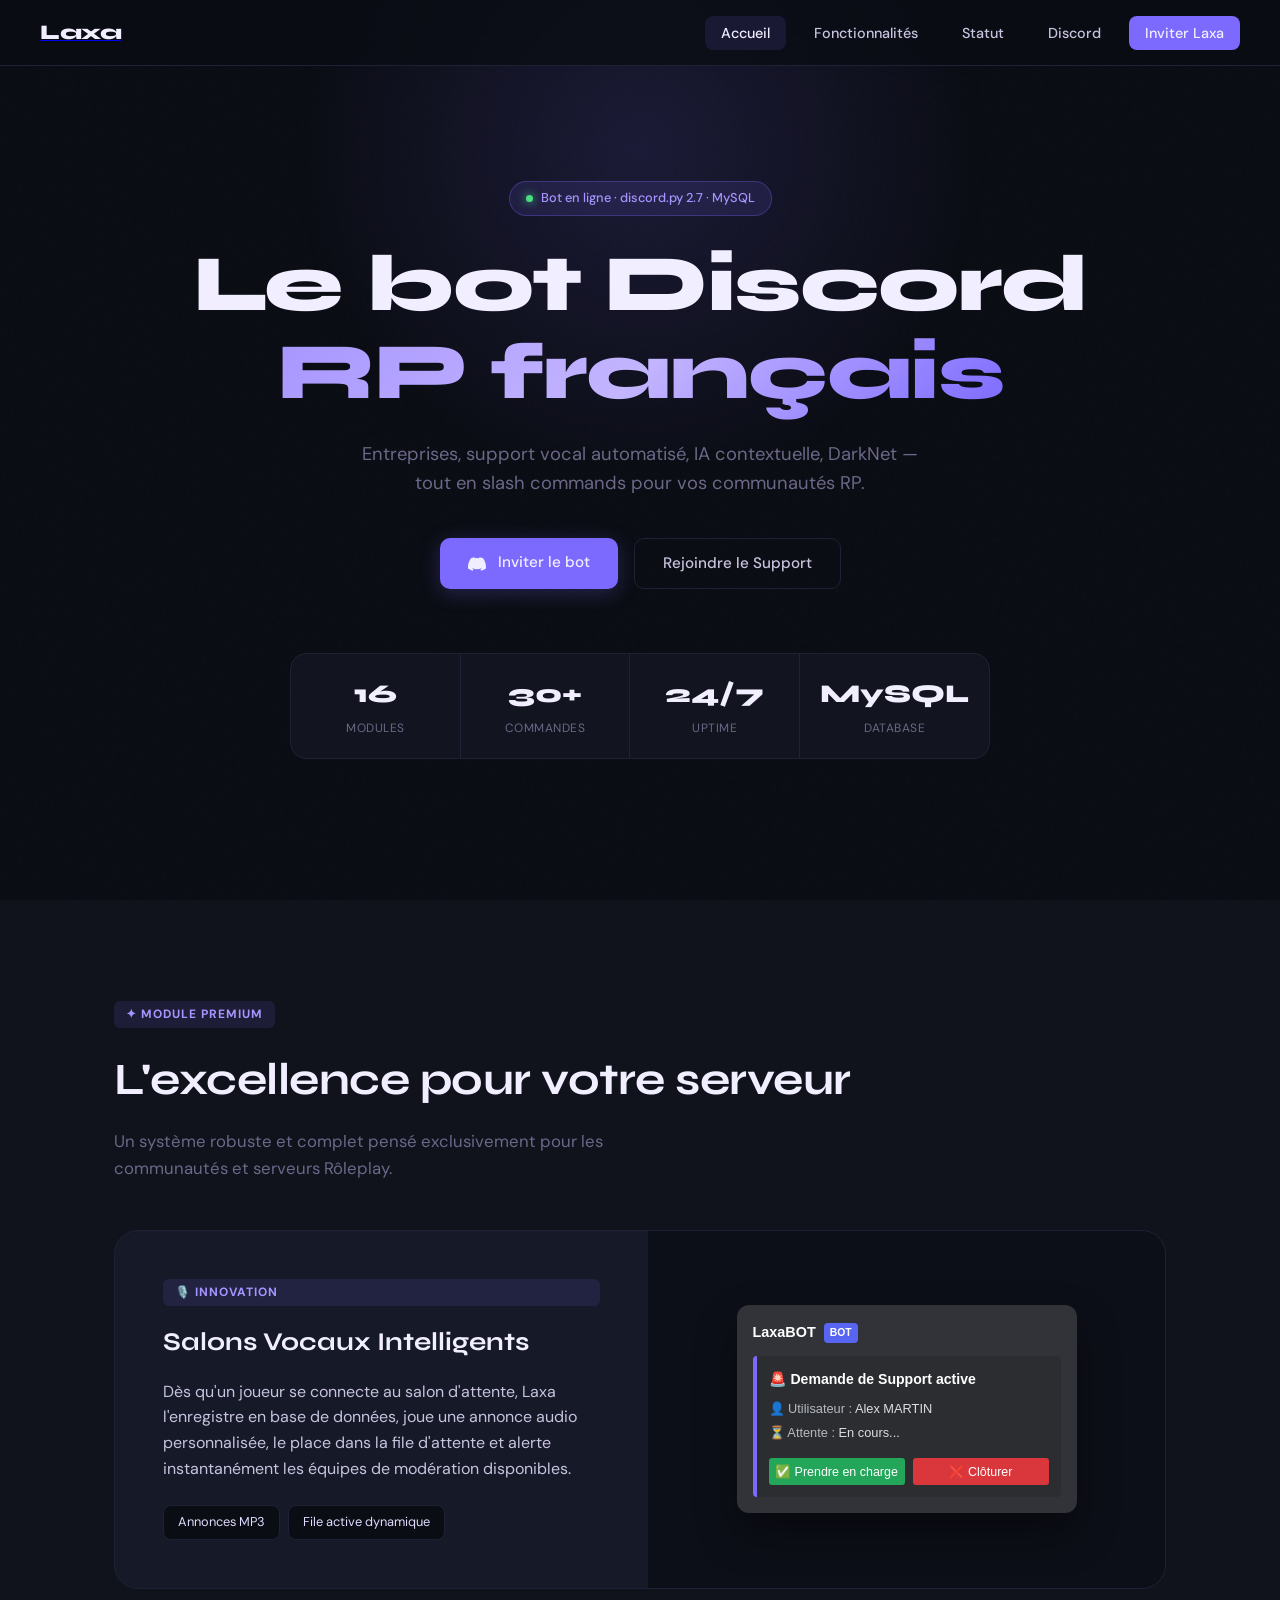
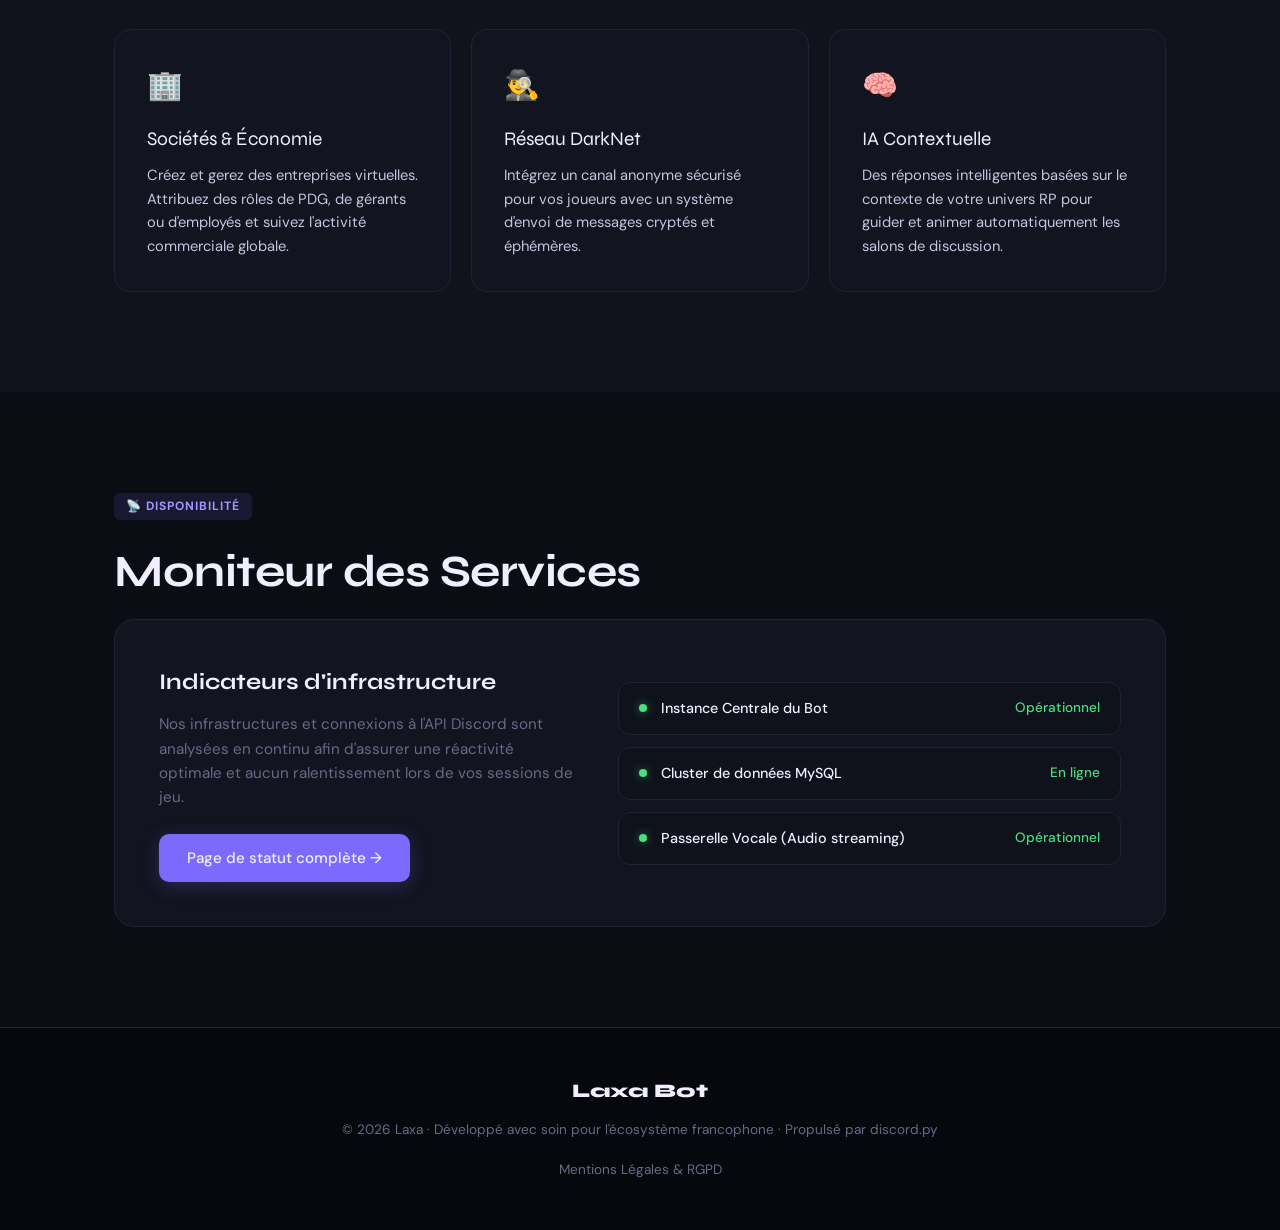
<file: index.html>
<!DOCTYPE html>
<html lang="fr">
<head>
  <meta charset="UTF-8" />
  <meta name="viewport" content="width=device-width, initial-scale=1.0" />
  <title>Laxa — Le bot Discord RP français complet</title>
  <meta name="description" content="Laxa est le compagnon ultime pour votre serveur Discord Roleplay. Gestion d'entreprises, support vocal automatisé, IA contextuelle et système DarkNet." />
  
  <link rel="preconnect" href="https://fonts.googleapis.com" />
  <link rel="preconnect" href="https://fonts.gstatic.com" crossorigin />
  <link href="https://fonts.googleapis.com/css2?family=Syne:wght@700;800&family=DM+Sans:wght@400;500;700&display=swap" rel="stylesheet" />
  
  <link rel="stylesheet" href="style.css" />
</head>
<body>

  <nav>
    <a href="#hero" class="nav-logo">
      <span>Laxa</span>
    </a>
    <ul class="nav-links">
      <li><a href="#hero">Accueil</a></li>
      <li><a href="#features">Fonctionnalités</a></li>
      <li><a href="#statut">Statut</a></li>
      <li><a href="https://discord.gg/3htBGbzNte" target="_blank">Discord</a></li>
      <li><a href="https://discord.com/oauth2/authorize?client_id=1488207460841029772" target="_blank" class="btn-nav-cta">Inviter Laxa</a></li>
    </ul>
  </nav>

  <section id="hero">
    <div class="hero-glow"></div>
    <div class="hero-badge">
      <span class="dot"></span>
      Bot en ligne · discord.py 2.7 · MySQL
    </div>
    <h1>Le bot Discord<br /><span class="grad">RP français</span></h1>
    <p class="hero-sub">Entreprises, support vocal automatisé, IA contextuelle, DarkNet — tout en slash commands pour vos communautés RP.</p>
    
    <div class="hero-actions">
      <a href="https://discord.com/oauth2/authorize?client_id=1488207460841029772" target="_blank" class="btn btn-primary">
        <svg width="18" height="18" viewBox="0 0 24 24" fill="currentColor" style="margin-right: 8px; vertical-align: middle;"><path d="M20.317 4.492c-1.53-.69-3.17-1.2-4.885-1.49a.075.075 0 0 0-.079.036c-.21.369-.444.85-.608 1.23a18.566 18.566 0 0 0-5.487 0 12.36 12.36 0 0 0-.617-1.23A.077.077 0 0 0 8.562 3c-1.714.29-3.354.8-4.885 1.491a.07.07 0 0 0-.032.027C.533 9.093-.32 13.555.099 17.961a.08.08 0 0 0 .031.055 20.03 20.03 0 0 0 5.993 2.98.078.078 0 0 0 .084-.026c.462-.62.874-1.275 1.226-1.963.021-.04.001-.088-.041-.104a13.201 13.201 0 0 1-1.872-.878.075.075 0 0 1-.008-.125c.126-.093.252-.19.372-.287a.075.075 0 0 1 .078-.01c3.927 1.764 8.18 1.764 12.061 0a.075.075 0 0 1 .079.009c.12.098.245.195.372.288a.075.075 0 0 1-.006.125c-.598.344-1.22.635-1.873.877a.075.075 0 0 0-.041.105c.36.687.772 1.341 1.225 1.962a.077.077 0 0 0 .084.028 19.963 19.963 0 0 0 6.002-2.981.076.076 0 0 0 .032-.054c.5-5.094-.838-9.52-3.549-13.442a.06.06 0 0 0-.031-.028z"/></svg>
        Inviter le bot
      </a>
      <a href="https://discord.gg/3htBGbzNte" target="_blank" class="btn btn-ghost">Rejoindre le Support</a>
    </div>
    
    <div class="stats-bar">
      <div class="stat-item"><div class="stat-num">16</div><div class="stat-label">Modules</div></div>
      <div class="stat-item"><div class="stat-num">30+</div><div class="stat-label">Commandes</div></div>
      <div class="stat-item"><div class="stat-num">24/7</div><div class="stat-label">Uptime</div></div>
      <div class="stat-item"><div class="stat-num">MySQL</div><div class="stat-label">Database</div></div>
    </div>
  </section>

  <section id="features">
    <div class="container">
      <span class="section-tag">✦ Module Premium</span>
      <h2>L'excellence pour votre serveur</h2>
      <p class="section-desc">Un système robuste et complet pensé exclusivement pour les communautés et serveurs Rôleplay.</p>

      <div class="feat-highlight reveal">
        <div class="feat-highlight-text">
          <span class="section-tag">🎙️ Innovation</span>
          <h3>Salons Vocaux Intelligents</h3>
          <p>Dès qu'un joueur se connecte au salon d'attente, Laxa l'enregistre en base de données, joue une annonce audio personnalisée, le place dans la file d'attente et alerte instantanément les équipes de modération disponibles.</p>
          <div class="feat-badges-group">
            <span class="feat-badge">Annonces MP3</span>
            <span class="feat-badge">File active dynamique</span>
          </div>
        </div>
        <div class="feat-highlight-demo">
          <div class="discord-mock">
            <div class="dm-header"><span class="dm-name">LaxaBOT</span><span class="dm-tag">BOT</span></div>
            <div class="dm-embed">
              <div class="dm-embed-title">🚨 Demande de Support active</div>
              <div class="dm-field"><span class="dm-field-name">👤 Utilisateur :</span> <span class="dm-field-val">Alex MARTIN</span></div>
              <div class="dm-field"><span class="dm-field-name">⏳ Attente :</span> <span class="dm-field-val">En cours...</span></div>
              <div class="dm-buttons">
                <button class="dm-btn dm-btn-green">✅ Prendre en charge</button>
                <button class="dm-btn dm-btn-red">❌ Clôturer</button>
              </div>
            </div>
          </div>
        </div>
      </div>

      <div class="features-grid">
        <div class="feat-card reveal">
          <div class="feat-icon">🏢</div>
          <div class="feat-title">Sociétés & Économie</div>
          <p class="feat-desc">Créez et gerez des entreprises virtuelles. Attribuez des rôles de PDG, de gérants ou d'employés et suivez l'activité commerciale globale.</p>
        </div>
        <div class="feat-card reveal">
          <div class="feat-icon">🕵️‍♂️</div>
          <div class="feat-title">Réseau DarkNet</div>
          <p class="feat-desc">Intégrez un canal anonyme sécurisé pour vos joueurs avec un système d'envoi de messages cryptés et éphémères.</p>
        </div>
        <div class="feat-card reveal">
          <div class="feat-icon">🧠</div>
          <div class="feat-title">IA Contextuelle</div>
          <p class="feat-desc">Des réponses intelligentes basées sur le contexte de votre univers RP pour guider et animer automatiquement les salons de discussion.</p>
        </div>
      </div>
    </div>
  </section>

  <section id="statut">
    <div class="container">
      <span class="section-tag">📡 Disponibilité</span>
      <h2>Moniteur des Services</h2>
      <div class="status-embed reveal">
        <div class="status-left">
          <h3>Indicateurs d'infrastructure</h3>
          <p>Nos infrastructures et connexions à l'API Discord sont analysées en continu afin d'assurer une réactivité optimale et aucun ralentissement lors de vos sessions de jeu.</p>
          <div style="margin-top:24px;">
            <a href="https://laxa.upbot.app/" target="_blank" class="btn btn-primary">Page de statut complète →</a>
          </div>
        </div>
        <div class="status-indicators">
          <div class="status-row">
            <span class="status-dot online"></span>
            <span class="status-name">Instance Centrale du Bot</span>
            <span class="status-val text-online">Opérationnel</span>
          </div>
          <div class="status-row">
            <span class="status-dot online"></span>
            <span class="status-name">Cluster de données MySQL</span>
            <span class="status-val text-online">En ligne</span>
          </div>
          <div class="status-row">
            <span class="status-dot online"></span>
            <span class="status-name">Passerelle Vocale (Audio streaming)</span>
            <span class="status-val text-online">Opérationnel</span>
          </div>
        </div>
      </div>
    </div>
  </section>

  <footer>
    <div class="footer-inner">
      <div class="footer-brand">Laxa Bot</div>
      <p class="footer-copy">© 2026 Laxa · Développé avec soin pour l'écosystème francophone · Propulsé par discord.py</p>
      <p class="footer-links"><a href="#mentions-legales">Mentions Légales & RGPD</a></p>
    </div>
  </footer>

  <div id="mentions-legales" class="modal">
    <div class="modal-box">
      <a href="#close" class="modal-close">×</a>
      <h3>Mentions Légales & RGPD</h3>
      <div class="modal-scroll-area">
        <h4>1. Collecte des données</h4>
        <p>Laxa enregistre uniquement l'identifiant unique d'utilisateur Discord (User ID) et les configurations de serveurs nécessaires au bon traitement des modules d'entreprises et de file d'attente vocale.</p>
        <h4>2. Stockage & Sécurité</h4>
        <p>Toutes les informations sont stockées au sein d'une base de données MySQL sécurisée et chiffrée. Aucune revente de données n'est effectuée.</p>
        <h4>3. Utilisation Responsable</h4>
        <p>L'utilisation des modules (notamment le DarkNet anonyme) doit respecter scrupuleusement la charte d'utilisation de Discord. Tout abus entraînera un bannissement irrévocable de l'infrastructure Laxa.</p>
      </div>
    </div>
  </div>

  <script src="script.js"></script>
</body>
</html>
</file>
<file: style.css>
:root {
  --bg: #0b0d14;
  --bg2: #10121c;
  --bg3: #161927;
  --purple: #7c6aff;
  --purple-light: #a695ff;
  --purple-dim: rgba(124, 106, 255, 0.12);
  --accent: #e0dbff;
  --text: #c8c4e0;
  --muted: #6b6888;
  --border: #1e2235;
  --white: #f0eeff;
  --card-bg: #12141f;
}

/* Réinitialisation de base */
*, *::before, *::after {
  box-sizing: border-box;
  margin: 0;
  padding: 0;
}

html {
  scroll-behavior: smooth;
}

body {
  background-color: var(--bg);
  color: var(--text);
  font-family: 'DM Sans', sans-serif;
  font-size: 16px;
  line-height: 1.6;
  overflow-x: hidden;
  position: relative;
}

/* Arrière-plan granuleux rétro-futuriste */
body::before {
  content: '';
  position: fixed;
  inset: 0;
  background-image: url("data:image/svg+xml,%3Csvg viewBox='0 0 256 256' xmlns='http://www.w3.org/2000/svg'%3E%3Cfilter id='noise'%3E%3CfeTurbulence type='fractalNoise' baseFrequency='0.9' numOctaves='4' stitchTiles='stitch'/%3E%3C/filter%3E%3Crect width='100%25' height='100%25' filter='url(%23noise)' opacity='0.04'/%3E%3C/svg%3E");
  pointer-events: none;
  z-index: 1;
  opacity: 0.35;
}

/* Mise en page globale */
.container {
  max-width: 1100px;
  margin: 0 auto;
  padding: 0 24px;
}

section {
  padding: 100px 0;
  position: relative;
  z-index: 2;
}

/* 🧭 Navigation */
nav {
  position: fixed;
  top: 0; left: 0; right: 0;
  z-index: 100;
  padding: 16px 40px;
  display: flex;
  align-items: center;
  justify-content: space-between;
  background: rgba(11, 13, 20, 0.8);
  backdrop-filter: blur(16px);
  -webkit-backdrop-filter: blur(16px);
  border-bottom: 1px solid var(--border);
}

.nav-logo span {
  font-family: 'Syne', sans-serif;
  font-weight: 800;
  font-size: 1.3rem;
  color: var(--white);
  text-decoration: none;
  letter-spacing: -0.5px;
}

.nav-links {
  display: flex;
  align-items: center;
  gap: 12px;
  list-style: none;
}

.nav-links a {
  color: var(--text);
  text-decoration: none;
  font-size: 0.9rem;
  font-weight: 500;
  padding: 8px 16px;
  border-radius: 8px;
  transition: all 0.2s ease;
}

.nav-links a:hover {
  color: var(--white);
  background: var(--purple-dim);
}

.btn-nav-cta {
  background: var(--purple);
  color: var(--white) !important;
  font-weight: 500;
  text-decoration: none;
  font-size: 0.9rem;
  padding: 8px 18px;
  border-radius: 8px;
  transition: background 0.2s ease, transform 0.2s ease;
  white-space: nowrap;
}

.btn-nav-cta:hover {
  background: var(--purple-light);
  transform: translateY(-1px);
}

/* 🚀 Section Hero */
#hero {
  min-height: 100vh;
  display: flex;
  flex-direction: column;
  align-items: center;
  justify-content: center;
  text-align: center;
  padding-top: 140px;
}

.hero-glow {
  position: absolute;
  top: -150px;
  left: 50%;
  transform: translateX(-50%);
  width: 800px;
  height: 600px;
  background: radial-gradient(circle, rgba(124, 106, 255, 0.15) 0%, transparent 70%);
  pointer-events: none;
  z-index: -1;
}

.hero-badge {
  display: inline-flex;
  align-items: center;
  gap: 8px;
  background: var(--purple-dim);
  border: 1px solid rgba(124, 106, 255, 0.3);
  border-radius: 100px;
  padding: 6px 16px;
  font-size: 0.8rem;
  font-weight: 500;
  color: var(--purple-light);
  margin-bottom: 24px;
}

.hero-badge .dot {
  width: 7px;
  height: 7px;
  background: #4ade80;
  border-radius: 50%;
  box-shadow: 0 0 10px #4ade80;
}

h1 {
  font-family: 'Syne', sans-serif;
  font-size: clamp(2.5rem, 6.5vw, 5rem);
  font-weight: 800;
  line-height: 1.1;
  color: var(--white);
  letter-spacing: -1.5px;
  margin-bottom: 24px;
}

h1 .grad {
  background: linear-gradient(135deg, var(--purple-light), #c4b5ff, var(--purple));
  -webkit-background-clip: text;
  -webkit-text-fill-color: transparent;
  background-clip: text;
}

.hero-sub {
  font-size: 1.15rem;
  color: var(--muted);
  max-width: 580px;
  margin: 0 auto 40px;
}

.hero-actions {
  display: flex;
  gap: 16px;
  justify-content: center;
  margin-bottom: 64px;
  flex-wrap: wrap;
}

.btn {
  display: inline-block;
  padding: 12px 28px;
  border-radius: 10px;
  font-size: 0.95rem;
  font-weight: 500;
  text-decoration: none;
  transition: all 0.2s ease;
  white-space: nowrap;
}

.btn-primary {
  background: var(--purple);
  color: var(--white);
  box-shadow: 0 4px 20px rgba(124, 106, 255, 0.25);
}

.btn-primary:hover {
  background: var(--purple-light);
  transform: translateY(-2px);
}

.btn-ghost {
  background: transparent;
  color: var(--text);
  border: 1px solid var(--border);
}

.btn-ghost:hover {
  background: var(--purple-dim);
  color: var(--white);
  border-color: var(--purple);
}

/* Barre des Statistiques */
.stats-bar {
  display: flex;
  max-width: 700px;
  width: 100%;
  border: 1px solid var(--border);
  border-radius: 16px;
  background: var(--card-bg);
  overflow: hidden;
}

.stat-item {
  flex: 1;
  padding: 20px;
  border-right: 1px solid var(--border);
}

.stat-item:last-child {
  border-right: none;
}

.stat-num {
  font-family: 'Syne', sans-serif;
  font-size: 1.6rem;
  font-weight: 800;
  color: var(--white);
}

.stat-label {
  font-size: 0.75rem;
  color: var(--muted);
  text-transform: uppercase;
  letter-spacing: 0.5px;
  margin-top: 4px;
}

/* Timbres de titres de sections */
.section-tag {
  display: inline-block;
  font-size: 0.75rem;
  font-weight: 700;
  text-transform: uppercase;
  letter-spacing: 1px;
  color: var(--purple-light);
  background: var(--purple-dim);
  padding: 4px 12px;
  border-radius: 6px;
  margin-bottom: 16px;
}

h2 {
  font-family: 'Syne', sans-serif;
  font-size: clamp(2rem, 4vw, 2.8rem);
  color: var(--white);
  letter-spacing: -0.5px;
  margin-bottom: 12px;
}

.section-desc {
  color: var(--muted);
  font-size: 1.05rem;
  max-width: 500px;
  margin-bottom: 48px;
}

/* 🛠️ Section Fonctionnalités */
#features {
  background-color: var(--bg2);
}

.feat-highlight {
  background: var(--bg3);
  border: 1px solid var(--border);
  border-radius: 24px;
  display: flex;
  flex-wrap: wrap;
  overflow: hidden;
  margin-bottom: 40px;
}

.feat-highlight-text {
  flex: 1;
  min-width: 300px;
  padding: 48px;
  display: flex;
  flex-direction: column;
  justify-content: center;
}

.feat-highlight-text h3 {
  font-family: 'Syne', sans-serif;
  font-size: 1.6rem;
  color: var(--white);
  margin-bottom: 16px;
}

.feat-highlight-text p {
  color: var(--text);
  margin-bottom: 24px;
}

.feat-badges-group {
  display: flex;
  gap: 8px;
}

.feat-badge {
  background: var(--bg);
  border: 1px solid var(--border);
  padding: 6px 14px;
  border-radius: 8px;
  font-size: 0.8rem;
  color: var(--accent);
}

.feat-highlight-demo {
  flex: 1;
  min-width: 300px;
  background: #0d0f18;
  display: flex;
  align-items: center;
  justify-content: center;
  padding: 40px;
}

/* Faux Discord */
.discord-mock {
  background: #313338;
  border-radius: 12px;
  width: 100%;
  max-width: 340px;
  padding: 16px;
  font-family: sans-serif;
  box-shadow: 0 20px 40px rgba(0,0,0,0.4);
}

.dm-header {
  display: flex;
  align-items: center;
  gap: 8px;
  margin-bottom: 12px;
}

.dm-name {
  color: #fff;
  font-weight: 600;
  font-size: 0.9rem;
}

.dm-tag {
  background: #5865f2;
  color: #fff;
  font-size: 0.65rem;
  padding: 2px 6px;
  border-radius: 4px;
  font-weight: 700;
}

.dm-embed {
  background: #2b2d31;
  border-left: 4px solid var(--purple);
  border-radius: 4px;
  padding: 12px;
}

.dm-embed-title {
  color: #fff;
  font-weight: 600;
  font-size: 0.88rem;
  margin-bottom: 8px;
}

.dm-field {
  font-size: 0.8rem;
  margin-bottom: 4px;
}

.dm-field-name {
  color: #b5bac1;
}

.dm-field-val {
  color: #dbdee1;
}

.dm-buttons {
  display: flex;
  gap: 8px;
  margin-top: 14px;
}

.dm-btn {
  flex: 1;
  border: none;
  padding: 6px;
  border-radius: 3px;
  font-size: 0.78rem;
  font-weight: 500;
  cursor: pointer;
}

.dm-btn-green { background: #23a55a; color: white; }
.dm-btn-red { background: #da373c; color: white; }

/* Grille de cartes */
.features-grid {
  display: grid;
  grid-template-columns: repeat(auto-fit, minmax(300px, 1fr));
  gap: 20px;
}

.feat-card {
  background: var(--card-bg);
  border: 1px solid var(--border);
  border-radius: 16px;
  padding: 32px;
  transition: all 0.25s ease;
}

.feat-card:hover {
  border-color: rgba(124, 106, 255, 0.4);
  transform: translateY(-4px);
}

.feat-icon {
  font-size: 1.8rem;
  margin-bottom: 16px;
}

.feat-title {
  font-family: 'Syne', sans-serif;
  font-size: 1.2rem;
  color: var(--white);
  margin-bottom: 10px;
}

.feat-desc {
  font-size: 0.92rem;
  color: var(--text);
}

/* 📡 Section Statut */
#statut {
  background-color: var(--bg);
}

.status-embed {
  background: var(--card-bg);
  border: 1px solid var(--border);
  border-radius: 20px;
  padding: 44px;
  display: flex;
  flex-wrap: wrap;
  gap: 40px;
  align-items: center;
}

.status-left {
  flex: 1;
  min-width: 280px;
}

.status-left h3 {
  font-family: 'Syne', sans-serif;
  font-size: 1.4rem;
  color: var(--white);
  margin-bottom: 12px;
}

.status-left p {
  color: var(--muted);
  font-size: 0.95rem;
}

.status-indicators {
  flex: 1.2;
  min-width: 300px;
  display: flex;
  flex-direction: column;
  gap: 12px;
}

.status-row {
  display: flex;
  align-items: center;
  background: rgba(11, 13, 20, 0.4);
  border: 1px solid var(--border);
  padding: 14px 20px;
  border-radius: 12px;
}

.status-dot {
  width: 8px;
  height: 8px;
  border-radius: 50%;
  margin-right: 14px;
}

.status-dot.online {
  background: #4ade80;
  box-shadow: 0 0 10px rgba(74, 222, 128, 0.5);
}

.status-name {
  color: var(--white);
  font-size: 0.9rem;
  font-weight: 500;
  flex: 1;
}

.status-val {
  font-size: 0.85rem;
  font-weight: 500;
}

.text-online { color: #4ade80; }

/* 📄 Footer */
footer {
  background: #07080d;
  border-top: 1px solid var(--border);
  padding: 48px 24px;
  text-align: center;
}

.footer-brand {
  font-family: 'Syne', sans-serif;
  font-size: 1.2rem;
  font-weight: 800;
  color: var(--white);
  margin-bottom: 12px;
}

.footer-copy {
  font-size: 0.85rem;
  color: var(--muted);
  margin-bottom: 16px;
}

.footer-links a {
  color: var(--muted);
  font-size: 0.85rem;
  text-decoration: none;
  border-bottom: 1px solid transparent;
  transition: all 0.2s;
}

.footer-links a:hover {
  color: var(--purple-light);
  border-bottom-color: var(--purple);
}

/* Pop-up Modale */
.modal {
  position: fixed;
  top: 0; left: 0; right: 0; bottom: 0;
  background: rgba(5, 6, 10, 0.85);
  backdrop-filter: blur(10px);
  -webkit-backdrop-filter: blur(10px);
  display: flex;
  align-items: center;
  justify-content: center;
  z-index: 1000;
  opacity: 0;
  pointer-events: none;
  transition: opacity 0.3s cubic-bezier(0.4, 0, 0.2, 1);
}

.modal:target {
  opacity: 1;
  pointer-events: auto;
}

.modal-box {
  background: var(--bg2);
  border: 1px solid var(--border);
  border-radius: 24px;
  max-width: 560px;
  width: 90%;
  padding: 36px;
  position: relative;
  box-shadow: 0 30px 60px rgba(0,0,0,0.6);
}

.modal-close {
  position: absolute;
  top: 24px;
  right: 24px;
  color: var(--muted);
  text-decoration: none;
  font-size: 1.6rem;
  line-height: 1;
  transition: color 0.2s;
}

.modal-close:hover {
  color: var(--white);
}

.modal-box h3 {
  font-family: 'Syne', sans-serif;
  font-size: 1.4rem;
  color: var(--white);
  margin-bottom: 24px;
}

.modal-scroll-area {
  max-height: 300px;
  overflow-y: auto;
  padding-right: 8px;
}

.modal-scroll-area::-webkit-scrollbar {
  width: 6px;
}
.modal-scroll-area::-webkit-scrollbar-thumb {
  background: var(--border);
  border-radius: 4px;
}

.modal-box h4 {
  color: var(--white);
  font-size: 0.95rem;
  margin: 16px 0 6px;
}

.modal-box p {
  font-size: 0.88rem;
  color: var(--text);
  margin-bottom: 12px;
}

/* Animations Scroll Reveal */
.reveal {
  opacity: 0;
  transform: translateY(20px);
  transition: opacity 0.6s cubic-bezier(0.215, 0.61, 0.355, 1), transform 0.6s cubic-bezier(0.215, 0.61, 0.355, 1);
}

.reveal.visible {
  opacity: 1;
  transform: translateY(0);
}


/* ==========================================
   🚨 ZONE COMPATIBILITÉ MOBILE (MEDIA QUERIES)
   ========================================== */

@media (max-width: 768px) {
  /* Fix de la barre de navigation qui déborde */
  nav {
    padding: 12px 20px;
  }
  
  /* On cache ou réduit les liens pour éviter que ça se rentre dedans */
  .nav-links li:not(:last-child) {
    display: none; /* Cache Accueil, Fonctions, Statut sur téléphone pour garder de la place */
  }
  
  .btn-nav-cta {
    padding: 6px 12px;
    font-size: 0.8rem;
  }

  /* Fix de la zone principale (Hero) */
  #hero {
    padding-top: 100px;
    padding-bottom: 40px;
  }

  h1 {
    font-size: 2.2rem; /* Titre plus petit sur téléphone */
  }

  .hero-sub {
    font-size: 0.95rem;
    padding: 0 10px;
  }

  /* Transformation de la barre de statistiques (2x2 au lieu de tout en ligne) */
  .stats-bar {
    display: grid;
    grid-template-columns: 1fr 1fr;
    border-radius: 12px;
  }
  
  .stat-item {
    border-right: none;
    border-bottom: 1px solid var(--border);
    padding: 15px;
  }
  
  .stat-item:nth-child(odd) {
    border-right: 1px solid var(--border);
  }
  
  .stat-item:nth-child(3), .stat-item:nth-child(4) {
    border-bottom: none;
  }

  /* Ajustements des sections */
  section {
    padding: 60px 0;
  }

  .feat-highlight-text {
    padding: 24px;
  }

  .feat-highlight-demo {
    padding: 20px;
  }

  .status-embed {
    padding: 24px;
    flex-direction: column;
    align-items: stretch;
  }
}
</file>
